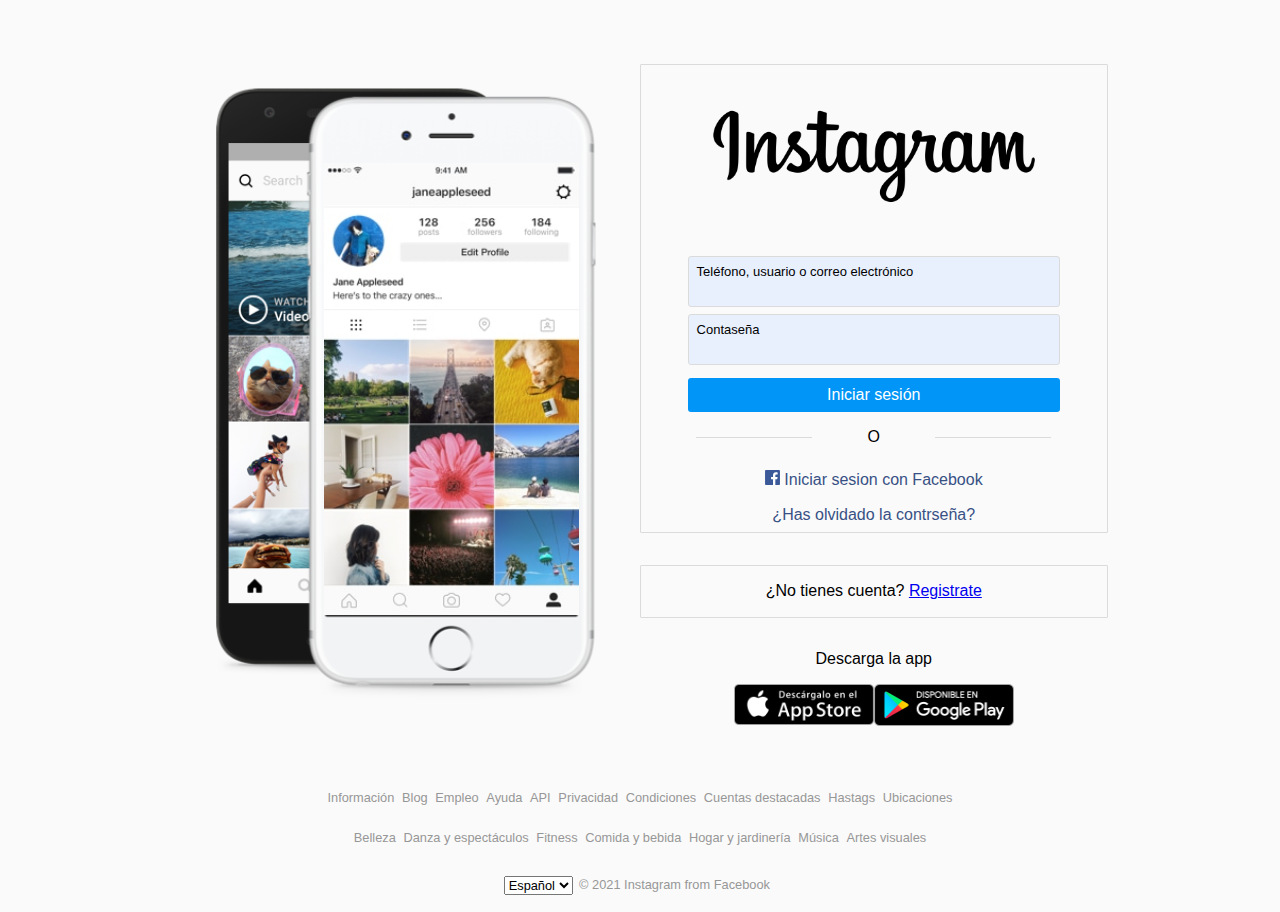
<file: public/index.html>
<!DOCTYPE html>
<html lang="en">

<head>
  <meta charset="UTF-8">
  <meta http-equiv="X-UA-Compatible" content="IE=edge">
  <meta name="viewport" content="width=device-width, initial-scale=1.0">
  <link rel="stylesheet" href="../public/css/styles.css">
  <title>Loging</title>
</head>

<body>
  <main class="main-container">
    <section class="photo-gallery">
      <section class="photo-gallery__inside"><img src="./assets/img/inside-mobile.jpg" alt=""></section>
    </section>
    <section class="login">
      <section class="login__item">
        <section class="login__title"><img src="./assets/img/logo.png" alt="Logo"></section>
        <form action="./main.html">
          <label for="">
            <span>Teléfono, usuario o correo electrónico</span>
            <input type="text" aria-label="Teléfono, usuario o correo electrónico">
          </label>
          <label for="">
            <span>Contaseña</span>
            <input type="password" aria-label="Contaseña">
          </label>
          <button type="submit" class="big-button">Iniciar sesión</button>
        </form>
        <section class="separator">
          <div class="separator__line"></div>
          <p>O</p>
          <div class="separator__line"></div>
        </section>
        <p class="login__link"><img src="./assets/img/facebook.svg" alt="" class="small-logo"> Iniciar sesion con
          Facebook</p>
        <p class="login__link">¿Has olvidado la contrseña?</p>
      </section>
      <section class="login__item">
        <p>¿No tienes cuenta? <a href="#">Registrate</a></p>
      </section>
      <section class="login__get">
        <p>Descarga la app</p>
        <section class="container-store">
          <a href="#" class="img-store"><img src="./assets/img/itunes.png" alt="" class="img"></a>
          <a href="#" class="img-store"><img src="./assets/img/google.png" alt="" class="img"></a>
        </section>
      </section>
    </section>
  </main>
  <footer class="footer">
    <section class="footer__link">
      <section class="link__item">
        <p>Información</p>
        <p>Blog</p>
        <p>Empleo</p>
        <p>Ayuda</p>
        <p>API</p>
        <p>Privacidad</p>
        <p>Condiciones</p>
        <p>Cuentas destacadas</p>
        <p>Hastags</p>
        <p>Ubicaciones</p>
      </section>
      <section class="link__item">
        <p>Belleza</p>
        <p>Danza y espectáculos</p>
        <p>Fitness</p>
        <p>Comida y bebida</p>
        <p>Hogar y jardinería</p>
        <p>Música</p>
        <p>Artes visuales</p>
      </section>
    </section>
    <section class="footer__language">
      <section class="language__item">
        <select name="languaje">
          <option value="">Español</option>
          <option value="">English</option>
        </select>
      </section>
      <section class="language__item">
        <p>© 2021 Instagram from Facebook</p>
      </section>
    </section>
  </footer>
</body>

</html>
</file>
<file: public/css/styles.css>
.background-square, .main-container .login__item, .post-list, .history {
  border: 1px solid #dbdbdb;
  border-radius: 1px;
}

/*! normalize.css v8.0.1 | MIT License | github.com/necolas/normalize.css */
/* Document
   ========================================================================== */
/**
 * 1. Correct the line height in all browsers.
 * 2. Prevent adjustments of font size after orientation changes in iOS.
 */
*,
*::before,
*::after {
  box-sizing: border-box;
}

html {
  line-height: 1.15;
  /* 1 */
  -webkit-text-size-adjust: 100%;
  /* 2 */
}

img {
  max-width: 100%;
}

/* Sections
    ========================================================================== */
/**
  * Remove the margin in all browsers.
  */
body {
  margin: 0;
}

/**
  * Render the `main` element consistently in IE.
  */
main {
  display: block;
}

/**
  * Correct the font size and margin on `h1` elements within `section` and
  * `article` contexts in Chrome, Firefox, and Safari.
  */
h1 {
  font-size: 2em;
  margin: 0.67em 0;
}

/* Grouping content
    ========================================================================== */
/**
  * 1. Add the correct box sizing in Firefox.
  * 2. Show the overflow in Edge and IE.
  */
hr {
  box-sizing: content-box;
  /* 1 */
  height: 0;
  /* 1 */
  overflow: visible;
  /* 2 */
}

/**
  * 1. Correct the inheritance and scaling of font size in all browsers.
  * 2. Correct the odd `em` font sizing in all browsers.
  */
pre {
  font-family: monospace, monospace;
  /* 1 */
  font-size: 1em;
  /* 2 */
}

/* Text-level semantics
    ========================================================================== */
/**
  * Remove the gray background on active links in IE 10.
  */
a {
  background-color: transparent;
}

/**
  * 1. Remove the bottom border in Chrome 57-
  * 2. Add the correct text decoration in Chrome, Edge, IE, Opera, and Safari.
  */
abbr[title] {
  border-bottom: none;
  /* 1 */
  text-decoration: underline;
  /* 2 */
  text-decoration: underline dotted;
  /* 2 */
}

/**
  * Add the correct font weight in Chrome, Edge, and Safari.
  */
b,
strong {
  font-weight: bolder;
}

/**
  * 1. Correct the inheritance and scaling of font size in all browsers.
  * 2. Correct the odd `em` font sizing in all browsers.
  */
code,
kbd,
samp {
  font-family: monospace, monospace;
  /* 1 */
  font-size: 1em;
  /* 2 */
}

/**
  * Add the correct font size in all browsers.
  */
small {
  font-size: 80%;
}

/**
  * Prevent `sub` and `sup` elements from affecting the line height in
  * all browsers.
  */
sub,
sup {
  font-size: 75%;
  line-height: 0;
  position: relative;
  vertical-align: baseline;
}

sub {
  bottom: -0.25em;
}

sup {
  top: -0.5em;
}

/* Embedded content
    ========================================================================== */
/**
  * Remove the border on images inside links in IE 10.
  */
img {
  border-style: none;
}

/* Forms
    ========================================================================== */
/**
  * 1. Change the font styles in all browsers.
  * 2. Remove the margin in Firefox and Safari.
  */
button,
input,
optgroup,
select,
textarea {
  font-family: inherit;
  /* 1 */
  font-size: 100%;
  /* 1 */
  line-height: 1.15;
  /* 1 */
  margin: 0;
  /* 2 */
}

/**
  * Show the overflow in IE.
  * 1. Show the overflow in Edge.
  */
button,
input {
  /* 1 */
  overflow: visible;
}

/**
  * Remove the inheritance of text transform in Edge, Firefox, and IE.
  * 1. Remove the inheritance of text transform in Firefox.
  */
button,
select {
  /* 1 */
  text-transform: none;
}

/**
  * Correct the inability to style clickable types in iOS and Safari.
  */
button,
[type=button],
[type=reset],
[type=submit] {
  -webkit-appearance: button;
}

/**
  * Remove the inner border and padding in Firefox.
  */
button::-moz-focus-inner,
[type=button]::-moz-focus-inner,
[type=reset]::-moz-focus-inner,
[type=submit]::-moz-focus-inner {
  border-style: none;
  padding: 0;
}

/**
  * Restore the focus styles unset by the previous rule.
  */
button:-moz-focusring,
[type=button]:-moz-focusring,
[type=reset]:-moz-focusring,
[type=submit]:-moz-focusring {
  outline: 1px dotted ButtonText;
}

/**
  * Correct the padding in Firefox.
  */
fieldset {
  padding: 0.35em 0.75em 0.625em;
}

/**
  * 1. Correct the text wrapping in Edge and IE.
  * 2. Correct the color inheritance from `fieldset` elements in IE.
  * 3. Remove the padding so developers are not caught out when they zero out
  *    `fieldset` elements in all browsers.
  */
legend {
  box-sizing: border-box;
  /* 1 */
  color: inherit;
  /* 2 */
  display: table;
  /* 1 */
  max-width: 100%;
  /* 1 */
  padding: 0;
  /* 3 */
  white-space: normal;
  /* 1 */
}

/**
  * Add the correct vertical alignment in Chrome, Firefox, and Opera.
  */
progress {
  vertical-align: baseline;
}

/**
  * Remove the default vertical scrollbar in IE 10+.
  */
textarea {
  overflow: auto;
}

/**
  * 1. Add the correct box sizing in IE 10.
  * 2. Remove the padding in IE 10.
  */
[type=checkbox],
[type=radio] {
  box-sizing: border-box;
  /* 1 */
  padding: 0;
  /* 2 */
}

/**
  * Correct the cursor style of increment and decrement buttons in Chrome.
  */
[type=number]::-webkit-inner-spin-button,
[type=number]::-webkit-outer-spin-button {
  height: auto;
}

/**
  * 1. Correct the odd appearance in Chrome and Safari.
  * 2. Correct the outline style in Safari.
  */
[type=search] {
  -webkit-appearance: textfield;
  /* 1 */
  outline-offset: -2px;
  /* 2 */
}

/**
  * Remove the inner padding in Chrome and Safari on macOS.
  */
[type=search]::-webkit-search-decoration {
  -webkit-appearance: none;
}

/**
  * 1. Correct the inability to style clickable types in iOS and Safari.
  * 2. Change font properties to `inherit` in Safari.
  */
::-webkit-file-upload-button {
  -webkit-appearance: button;
  /* 1 */
  font: inherit;
  /* 2 */
}

/* Interactive
    ========================================================================== */
/*
  * Add the correct display in Edge, IE 10+, and Firefox.
  */
details {
  display: block;
}

/*
  * Add the correct display in all browsers.
  */
summary {
  display: list-item;
}

/* Misc
    ========================================================================== */
/**
  * Add the correct display in IE 10+.
  */
template {
  display: none;
}

/**
  * Add the correct display in IE 10.
  */
[hidden] {
  display: none;
}

body {
  display: flex;
  min-height: 100vh;
  flex-direction: column;
  background-color: #fafafa;
  font-family: "Arial";
}

.big-button {
  color: #fff;
  background-color: #0095f6;
  border: none;
  padding: 0.5rem 0;
  border-radius: 3px;
  cursor: pointer;
}
.big-button:hover {
  background-color: #0094f6e1;
}

.big-button__whithout-background {
  color: #0095f6;
  background-color: transparent;
  border: none;
  padding: 0.5rem 0;
  border-radius: 3px;
  cursor: pointer;
}
.big-button__whithout-background:hover {
  color: #0094f6e1;
}

.img {
  width: 100%;
  object-fit: cover;
}

.link {
  text-decoration: none;
}

.small-logo {
  width: 15px;
  height: 15px;
}

.nav {
  display: flex;
  justify-content: space-between;
  align-items: center;
  max-width: 965px;
  margin: 0 auto;
}
.nav__title {
  max-width: 150px;
  margin-left: 0.5rem;
}
.nav__search input {
  text-align: center;
}
@media screen and (max-width: 935px) {
  .nav__search {
    display: none;
  }
}
.nav__icons {
  font-size: 1.2rem;
  margin-right: 0.5rem;
}
.nav__icons .bx-search {
  display: none;
}
@media screen and (max-width: 935px) {
  .nav__icons .bx-search {
    display: inline;
  }
}

.history {
  height: 100px;
  display: flex;
  justify-content: space-between;
}
.history__user {
  display: flex;
  flex-direction: column;
  align-items: center;
}
.history__user i {
  font-size: 3rem;
  border-radius: 50%;
  border: 1px solid transparent;
  background: linear-gradient(to bottom, #833ab4, #c13584, #e1306c, #fd1d1d, #f56040, #f77737, #fcaf45, #ffdc80);
  background-clip: border-box;
  background-origin: border-box;
  margin-top: 7px;
}
.history__user p {
  margin: 0;
  font-size: 1.3rem;
}

.post-list {
  margin: 30px auto;
  max-width: 600px;
}
.post-list__header {
  display: flex;
  justify-content: space-between;
  align-items: center;
}
.post-list__header .post-list__title {
  display: flex;
  justify-content: center;
  align-items: center;
}
.post-list__header .post-list__title i {
  font-size: 2.5rem;
  margin-left: 10px;
}
.post-list__header .post-list__title p {
  margin-left: 5px;
  font-size: 1.5rem;
  font-weight: bold;
}
.post-list__header i {
  margin-right: 10px;
  font-size: 1.8rem;
  font-weight: bold;
}
.post-list__icons {
  display: flex;
  justify-content: space-between;
  align-items: center;
  font-size: 2rem;
}
.post-list__icons-principal {
  margin-left: 5px;
  margin-top: 5px;
}
.post-list__icons-save {
  margin-left: 5px;
  margin-top: 5px;
}
.post-list__like {
  margin-left: 10px;
  font-size: 1.4rem;
}
.post-list__comments {
  margin-left: 10px;
  font-size: 1.4rem;
}
.post-list__time {
  margin-left: 10px;
  font-size: 1.4rem;
  color: #979797;
}
.post-list__add-comments {
  display: flex;
  justify-content: space-between;
  align-items: center;
}
.post-list__add-comments i {
  font-size: 1.7rem;
  margin-bottom: 5px;
  margin-left: 5px;
}
.post-list__add-comments input {
  margin-bottom: 5px;
  width: 85%;
}
.post-list__add-comments button {
  margin-bottom: 5px;
  margin-right: 10px;
}

.main-container {
  display: flex;
  justify-content: space-around;
  min-height: 70vh;
  max-width: 935px;
  margin: 3em auto;
}
.main-container .photo-gallery {
  background-image: url("../../public/assets/img/mobiles.png");
  background-size: contain;
  background-repeat: no-repeat;
  background-position: center;
  width: 50%;
}
@media screen and (max-width: 935px) {
  .main-container .photo-gallery {
    display: none;
  }
}
.main-container .photo-gallery__inside {
  position: relative;
  left: 151px;
  top: 115px;
}
.main-container .photo-gallery__inside img {
  height: 452px;
  width: 255px;
}
.main-container .login {
  width: 50%;
  min-width: 300px;
  display: flex;
  flex-direction: column;
  justify-content: space-evenly;
}
.main-container .login__item {
  display: flex;
  flex-direction: column;
  margin: 1rem 0;
}
.main-container .login__item .login__title {
  width: 70%;
  margin: 0 auto;
}
.main-container .login__item form {
  display: flex;
  flex-direction: column;
  margin: 0 auto;
  width: 80%;
}
.main-container .login__item form label {
  display: flex;
  flex-direction: column;
  margin: 0.2rem 0;
  padding: 0.5em;
  background-color: #e8f0fe;
  border: 1px solid #dbdbdb;
  border-radius: 3px;
}
.main-container .login__item form label span {
  font-size: small;
}
.main-container .login__item form label input {
  all: unset;
}
.main-container .login__item form button {
  margin-top: 0.6rem;
}
.main-container .login__item .separator {
  text-align: center;
  display: flex;
  justify-content: space-evenly;
  align-items: center;
}
.main-container .login__item .separator__line {
  background-color: #dbdbdb;
  height: 1.5px;
  width: 25%;
}
.main-container .login__item .login__link {
  text-align: center;
  color: #385185;
  margin: 0.5rem 0;
  font-size: bold;
}
.main-container .login__item p {
  text-align: center;
}
.main-container .login__get p {
  text-align: center;
}
.main-container .login__get .container-store {
  display: flex;
  flex-wrap: wrap;
  justify-content: center;
}
.main-container .login__get .container-store .img-store {
  width: 30%;
}

.footer {
  display: flex;
  flex-direction: column;
}
.footer__link {
  display: flex;
  flex-direction: column;
}
.footer__link .link__item {
  display: flex;
  justify-content: center;
  flex-wrap: wrap;
}
.footer__link .link__item p {
  font-size: 0.8em;
  padding: 0 0.3em;
  color: #979797;
}
.footer__language {
  display: flex;
  justify-content: center;
}
.footer__language .language__item {
  color: #979797;
  font-size: 0.8em;
  display: flex;
  align-items: center;
}
.footer__language .language__item p {
  padding: 0.5em;
}

.header {
  width: 100%;
  border-bottom: 2px solid #dbdbdb;
}

.main {
  width: 100%;
}
.main .container-main {
  margin: 10px auto;
  max-width: 965px;
}
.main .posts {
  margin: 10px auto;
  max-width: 965px;
}

/*# sourceMappingURL=styles.css.map */
</file>
